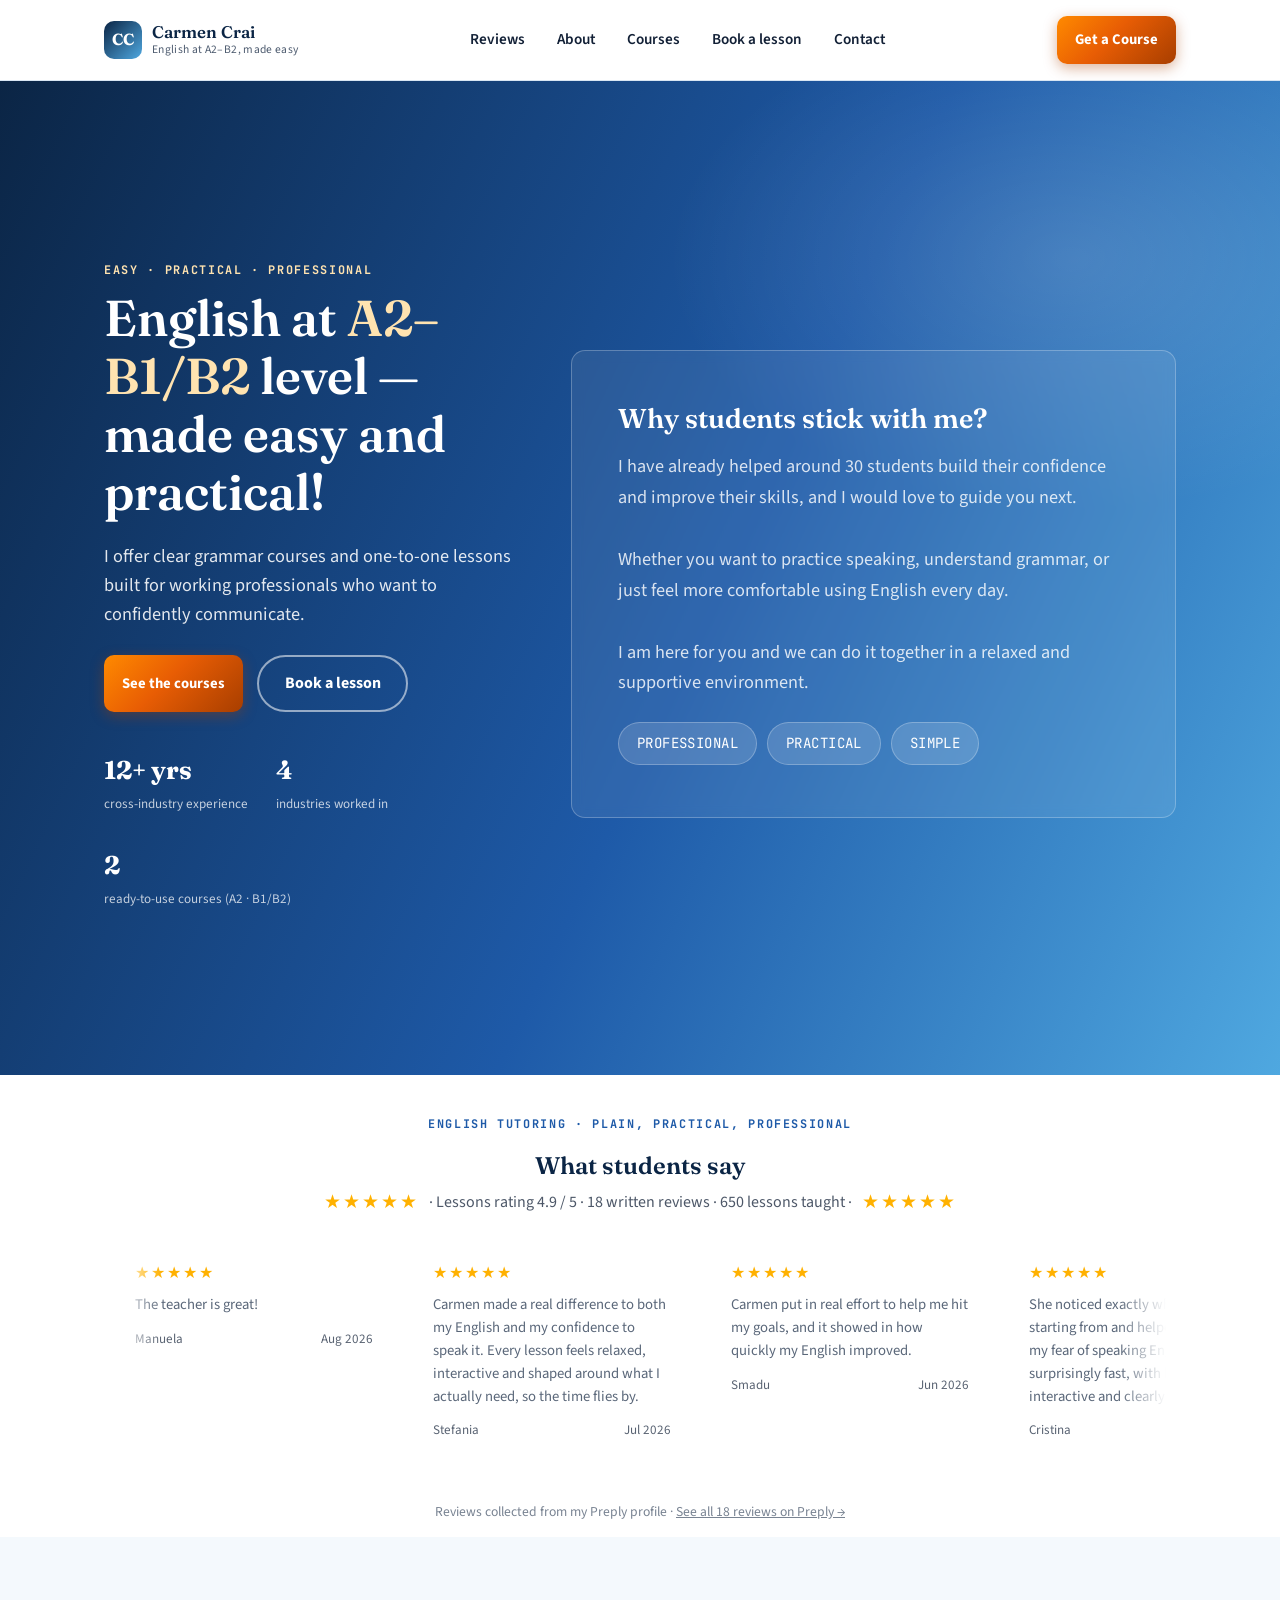
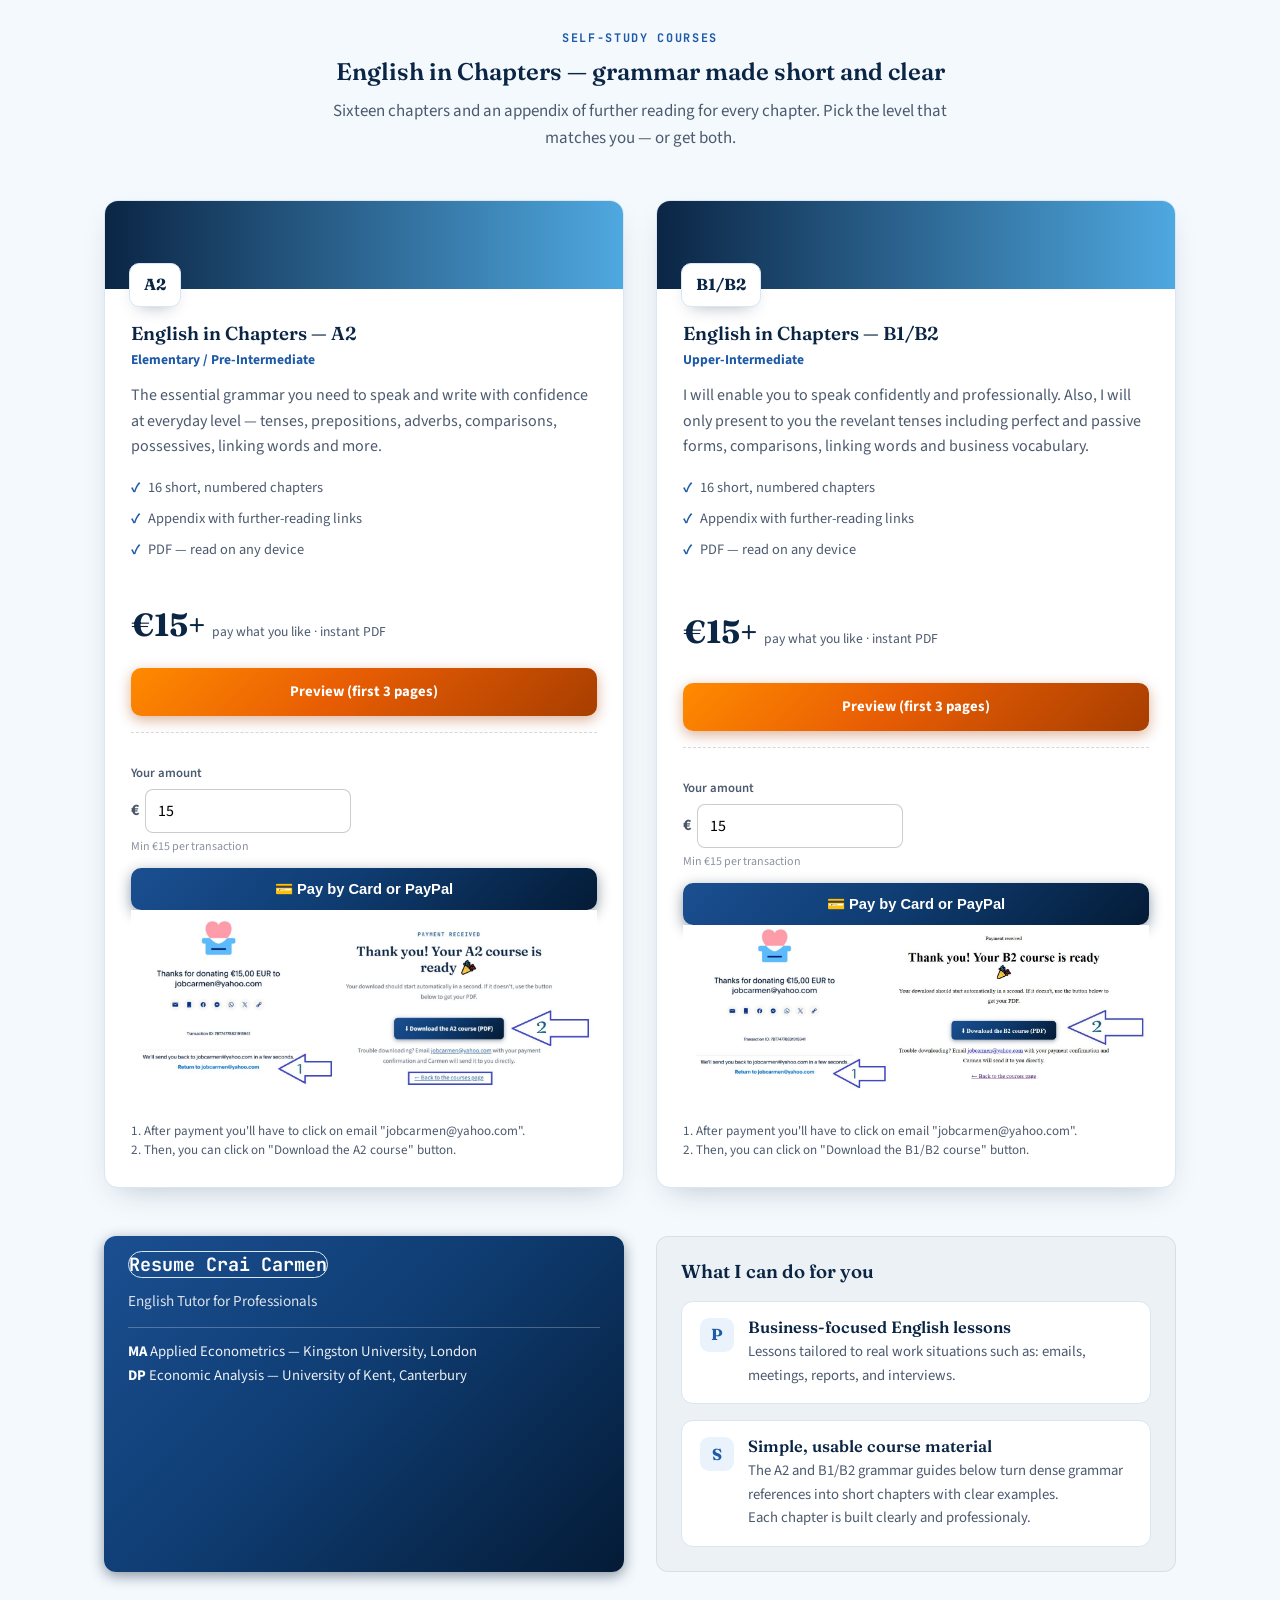
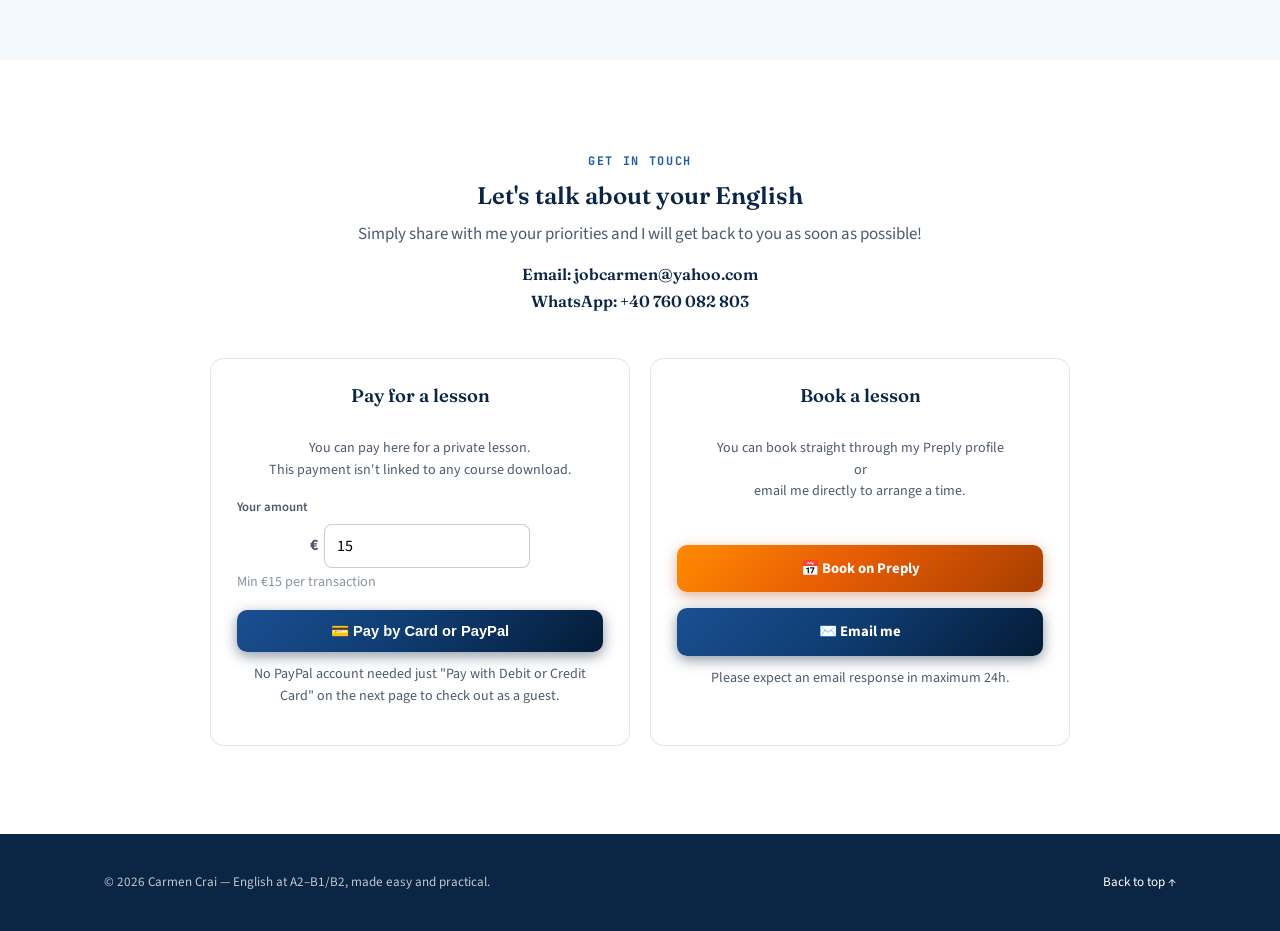
<file: index.html>
<!DOCTYPE html>
<html lang="en">
<head>
<meta charset="UTF-8">
<meta name="viewport" content="width=device-width, initial-scale=1.0">
<meta name="google-site-verification" content="6wgOTb-5uFZ32h1fDfloWQHhLAukLk8QgPHK5894xkw"/>
<title>English at A2–B1/B2 Level — Made Easy and Practical! | Carmen Crai</title>
<meta name="description" content="Clear, practical English grammar courses (A2 & B2) and 1-on-1 tutoring for working professionals, by Carmen Crai.">
<link rel="icon" href="assets/img/favicon.png">
<link rel="preconnect" href="https://fonts.googleapis.com">
<link href="https://fonts.googleapis.com/css2?family=Fraunces:wght@500;600;700&family=Source+Sans+3:wght@400;600;700&family=JetBrains+Mono:wght@500;700&display=swap" rel="stylesheet">
<link rel="stylesheet" href="assets/css/style.css">
<style>
  /* ---- Added: enlarged "why students stick" card ---- */
  .hero-card.hero-card--big{
    padding:52px 46px;
    max-width:660px;
    width:100%;
  }
  .hero-card.hero-card--big h3{ font-size:1.7rem; margin-bottom:.6em; }
  .hero-card.hero-card--big p{ font-size:1.14rem; line-height:1.7; }
  .hero-card.hero-card--big .hero-chip-row{
    margin-top:24px; gap:10px; flex-wrap:wrap;
  }
  .hero-card.hero-card--big .chip{
    font-size:.88rem; padding:9px 18px;
    white-space:nowrap; flex:0 0 auto;
  }
  @media (min-width:900px){
    .hero-inner{ grid-template-columns:0.9fr 1.3fr; }
  }
  @media (max-width:480px){
    .hero-card.hero-card--big{ padding:32px 24px; max-width:100%; }
    .hero-card.hero-card--big .chip{ font-size:.78rem; padding:7px 12px; letter-spacing:.02em; }
  }

  /* ---- Added: reviews (Preply) ---- */
  .reviews-wrap{ max-width:1100px; margin:36px auto 0; padding:0 24px; }
  .reviews-head{ text-align:center; margin-bottom:22px; }
  .reviews-score{ display:flex; align-items:center; justify-content:center; gap:10px; flex-wrap:wrap; margin-bottom:6px; }
  .reviews-score .stars{ color:#FFB100; font-size:1.2rem; letter-spacing:2px; }
  .reviews-score strong{ font-size:1.3rem; }
  /* Auto-scrolling reviews marquee */
  .reviews-marquee{
    margin-top:22px; overflow:hidden; position:relative;
    -webkit-mask-image:linear-gradient(90deg,transparent 0,#000 48px,#000 calc(100% - 48px),transparent 100%);
    mask-image:linear-gradient(90deg,transparent 0,#000 48px,#000 calc(100% - 48px),transparent 100%);
  }
  .reviews-track{
    display:flex; gap:18px; width:max-content;
    animation:reviews-scroll 42s linear infinite;
  }
  .reviews-marquee:hover .reviews-track{ animation-play-state:paused; }
  @keyframes reviews-scroll{
    from{ transform:translateX(0); }
    to{ transform:translateX(-50%); }
  }
  .review-card{
    background:rgba(255,255,255,.06); border:1px solid rgba(255,255,255,.14); border-radius:14px;
    padding:20px 20px 18px; flex:0 0 auto; width:280px;
  }
  .review-card .review-stars{ color:#FFB100; letter-spacing:2px; margin-bottom:8px; display:block; }
  .review-card p{ font-size:.92rem; line-height:1.55; margin:0 0 12px; opacity:.92; }
  .review-card .review-who{ font-size:.82rem; opacity:.7; display:flex; justify-content:space-between; }
  .reviews-source{ text-align:center; margin-top:18px; font-size:.85rem; opacity:.75; }
  .reviews-source a{ color:inherit; text-decoration:underline; }
  @media (prefers-reduced-motion: reduce){
    .reviews-track{ animation:none; }
  }

  /* ---- Added: one shared deep-orange gradient for every primary button ---- */
  .btn-gradient-orange,
  .btn-gold,
  .nav-cta.btn-primary{
    display:inline-flex; align-items:center; justify-content:center; gap:8px;
    background:linear-gradient(135deg,#FF8A00 0%,#E85D04 45%,#A83E00 100%) !important;
    color:#fff !important; font-weight:700; border:none; border-radius:10px;
    padding:12px 18px; text-decoration:none; font-size:.92rem;
    box-shadow:0 4px 14px rgba(168,62,0,.4); transition:transform .15s ease, box-shadow .15s ease;
  }
  .btn-gradient-orange:hover,
  .btn-gold:hover,
  .nav-cta.btn-primary:hover{
    transform:translateY(-2px); box-shadow:0 8px 22px rgba(168,62,0,.55);
  }
  .course-actions{ display:flex; flex-wrap:wrap; gap:10px; align-items:stretch; }
  .course-actions form{ margin:0; flex:1 1 200px; display:flex; }
  .course-actions a.btn-gradient-orange{ flex:1 1 200px; }
  .course-actions form .btn-gradient-orange{ flex:1; width:100%; }

  /* ---- Added: align "Preview" buttons (and everything below) at the
     same height across course cards, regardless of description length ---- */
  .course-grid{ align-items:stretch; }
  .course-card{ display:flex; flex-direction:column; }
  .course-body{ display:flex; flex-direction:column; flex:1 1 auto; }
  .course-price{ margin-top:auto; padding-top:16px; }

  /* ---- Added: blue gradient container around the résumé link ---- */
  .resume-badge{
    display:inline-block;
    background:linear-gradient(135deg,#1B4F91 0%,#0F3D73 45%,#041B36 100%);
    border-radius:12px; padding:18px 24px;
    box-shadow:0 4px 14px rgba(4,27,54,.45);
  }
  .resume-badge a.badge{
    color:#fff !important; font-weight:700; font-size:1.15rem;
    text-decoration:none; background:none !important; padding:0 !important;
  }
  .resume-badge a.badge:hover{ text-decoration:underline; }
  .resume-badge .role{
    color:rgba(255,255,255,.85); margin-top:4px; font-size:.95rem;
  }
  .resume-badge-list{
    list-style:none; margin:14px 0 0; padding:12px 0 0;
    border-top:1px solid rgba(255,255,255,.25);
  }
  .resume-badge-list li{
    color:rgba(255,255,255,.92); font-size:.92rem; line-height:1.6;
  }
  .resume-badge-list li b{ color:#fff; }

  /* ---- Added: side-by-side "Resume" and "What I can do for you" row ---- */
  .about-grid{
    display:grid; grid-template-columns:1fr; gap:32px;
    margin-top:48px; align-items:stretch;
  }
  @media (min-width:800px){
    .about-grid{ grid-template-columns:1fr 1fr; }
  }
  .about-grid > *{ display:flex; flex-direction:column; height:100%; box-sizing:border-box; }
  .resume-badge{ justify-content:flex-start; }
  .capability-card{
    background:rgba(0,0,0,.03); border:1px solid rgba(0,0,0,.08);
    border-radius:12px; padding:24px;
  }
  .donate-block{ margin-top:16px; padding-top:16px; border-top:1px dashed rgba(0,0,0,.15); }
  .donate-msg{ font-size:.82rem; color:var(--ink-soft); margin-bottom:0; line-height:1.5; }

  /* ---- Added: darker blue gradient for the PayPal/Card donation buttons ---- */
  .btn-blue-gradient{
    display:inline-flex; align-items:center; justify-content:center; gap:8px;
    background:linear-gradient(135deg,#1B4F91 0%,#0F3D73 45%,#041B36 100%) !important;
    color:#fff !important; font-weight:700; border:none; border-radius:10px;
    padding:12px 18px; text-decoration:none; font-size:.92rem; width:100%;
    box-shadow:0 4px 14px rgba(4,27,54,.45); transition:transform .15s ease, box-shadow .15s ease;
    cursor:pointer;
  }
  .btn-blue-gradient:hover{
    transform:translateY(-2px); box-shadow:0 8px 22px rgba(4,27,54,.6);
  }

  /* ---- Added: editable donation amount control (min €15, no maximum) ---- */
  .amount-field{ margin:14px 0 12px; }
  .amount-label{ display:block; font-size:.8rem; font-weight:600; color:var(--ink-soft); margin-bottom:6px; }
  .amount-row{ display:flex; align-items:center; gap:6px; max-width:220px; }
  .amount-row .amount-currency{ font-weight:700; font-size:1rem; opacity:.75; }
  .amount-input{
    flex:1; padding:10px 12px; border-radius:8px; border:1px solid rgba(0,0,0,.2);
    font-size:1rem; font-family:inherit; width:100%;
  }
  .amount-hint{ font-size:.75rem; opacity:.65; margin-top:4px; }

  /* ---- Added: contact-page "support / pay" + "booking" cards, side by side ---- */
  .cards-row{
    display:flex; flex-wrap:wrap; gap:20px; justify-content:center;
    margin:34px auto 0; max-width:900px;
  }
  .pay-card{
    flex:1 1 380px; max-width:420px; margin:0; padding:26px 26px 22px;
    background:rgba(255,255,255,.06); border:1px solid rgba(0,0,0,.1);
    border-radius:14px; text-align:center;
  }
  .pay-card h3{ margin:0 0 6px; font-size:1.15rem; }
  .pay-card p{ font-size:.88rem; color:var(--ink-soft); margin:0 0 16px; line-height:1.55; }
  .pay-card .amount-row{ margin:0 auto 4px; }
  .pay-card .amount-field{ text-align:left; }
  .pay-card a.btn-blue-gradient{ text-decoration:none; }
</style>
</head>
<body>

<header class="site-nav">
  <div class="nav-inner">
    <a href="#top" class="brand">
      <span class="brand-mark">CC</span>
      <span class="brand-text">Carmen Crai<small>English at A2–B2, made easy</small></span>
    </a>
    <button class="nav-toggle" id="navToggle" aria-label="Menu">☰</button>
    <nav class="links" id="navLinks">
      <a href="#reviews">Reviews</a>
      <a href="#about">About</a>
      <a href="#courses">Courses</a>
      <a href="#booking">Book a lesson</a>
      <a href="#contact">Contact</a>
    </nav>
    <a href="#courses" class="btn btn-primary nav-cta">Get a Course</a>
  </div>
</header>

<section class="hero" id="top">
  <div class="hero-inner">
    <div>
      <span class="eyebrow" style="color:#FFE3B0;">Easy · practical · professional</span>
      <h1>English at <em>A2–B1/B2</em> level — made easy and practical!</h1>
      <p class="lead">I offer clear grammar courses and one-to-one lessons built for working professionals who want to confidently communicate.</p>
      <div class="hero-cta">
        <a href="#courses" class="btn btn-gold">See the courses</a>
        <a href="#booking" class="btn btn-ghost">Book a lesson</a>
      </div>
      <div class="hero-stats">
        <div><strong>12+ yrs</strong><span>cross-industry experience</span></div>
        <div><strong>4</strong><span>industries worked in</span></div>
        <div><strong>2</strong><span>ready-to-use courses (A2 · B1/B2)</span></div>
      </div>
    </div>
    <div class="hero-card hero-card--big">
      <h3>Why students stick with me?</h3>
      <p>I have already helped around 30 students build their confidence and improve their skills, and I would love to guide you next. <br><br>Whether you want to practice speaking, understand grammar, or just feel more comfortable using English every day. <br><br>I am here for you and we can do it together in a relaxed and supportive environment.</p>
      <div class="hero-chip-row">
        <span class="chip">PROFESSIONAL</span>
        <span class="chip">PRACTICAL</span>
        <span class="chip">SIMPLE</span>
      </div>
    </div>
  </div>
</section>


<section class="reviews-wrap" id="reviews">
  <div class="reviews-head">
    <span class="eyebrow">English tutoring · plain, practical, professional</span>
    <h2 style="margin:.3em 0;">What students say</h2>
    <div class="reviews-score">
      <span class="stars">★★★★★</span>
      <!-- <p>Lessons rating 4.9 / 5</p> -->
      <span style="opacity:.75;">· Lessons rating 4.9 / 5 · 18 written reviews · 650 lessons taught ·</span>
      <span class="stars">★★★★★</span>
    </div>
  </div>
  <div class="reviews-marquee">
    <div class="reviews-track">
            <div class="review-card">
        <span class="review-stars">★★★★★</span>
        <p>The teacher is great!</p>
        <div class="review-who"><span>Manuela</span><span>Aug 2026</span></div>
      </div>
      <div class="review-card">
        <span class="review-stars">★★★★★</span>
        <p>Carmen made a real difference to both my English and my confidence to speak it. Every lesson feels relaxed, interactive and shaped around what I actually need, so the time flies by.</p>
        <div class="review-who"><span>Stefania</span><span>Jul 2026</span></div>
      </div>
      <div class="review-card">
        <span class="review-stars">★★★★★</span>
        <p>Carmen put in real effort to help me hit my goals, and it showed in how quickly my English improved.</p>
        <div class="review-who"><span>Smadu</span><span>Jun 2026</span></div>
      </div>
      <div class="review-card">
        <span class="review-stars">★★★★★</span>
        <p>She noticed exactly where I was starting from and helped me get past my fear of speaking English surprisingly fast, with lessons that are interactive and clearly planned out.</p>
        <div class="review-who"><span>Cristina</span><span>Jun 2026</span></div>
      </div>
      <div class="review-card">
        <span class="review-stars">★★★★★</span>
        <p>Carmen adapts quickly to what each student needs and always makes the lesson feel comfortable.</p>
        <div class="review-who"><span>Edith</span><span>Apr 2026</span></div>
      </div>
      <div class="review-card">
        <span class="review-stars">★★★★★</span>
        <p>I picked up more in one month with Carmen than in twelve years of school English. The lessons are well structured and genuinely adaptable.</p>
        <div class="review-who"><span>Alexandru</span><span>Apr 2026</span></div>
      </div>
      <div class="review-card">
        <span class="review-stars">★★★★★</span>
        <p>Her confidence that I'd improve quickly was contagious — after a few months focused on finance and business English, writing emails and joining conversations both feel effortless now.</p>
        <div class="review-who"><span>Marta</span><span>Mar 2026</span></div>
      </div>
      <!-- duplicated set for a seamless scrolling loop (aria-hidden so screen readers don't hear it twice) -->
      <div class="review-card" aria-hidden="true">
        <span class="review-stars">★★★★★</span>
        <p>Carmen made a real difference to both my English and my confidence to speak it. Every lesson feels relaxed, interactive and shaped around what I actually need, so the time flies by.</p>
        <div class="review-who"><span>Stefania</span><span>Jul 2026</span></div>
      </div>
      <div class="review-card" aria-hidden="true">
        <span class="review-stars">★★★★★</span>
        <p>Carmen put in real effort to help me hit my goals, and it showed in how quickly my English improved.</p>
        <div class="review-who"><span>Smadu</span><span>Jun 2026</span></div>
      </div>
      <div class="review-card" aria-hidden="true">
        <span class="review-stars">★★★★★</span>
        <p>She noticed exactly where I was starting from and helped me get past my fear of speaking English surprisingly fast, with lessons that are interactive and clearly planned out.</p>
        <div class="review-who"><span>Cristina</span><span>Jun 2026</span></div>
      </div>
      <div class="review-card" aria-hidden="true">
        <span class="review-stars">★★★★★</span>
        <p>Carmen adapts quickly to what each student needs and always makes the lesson feel comfortable.</p>
        <div class="review-who"><span>Edith</span><span>Apr 2026</span></div>
      </div>
      <div class="review-card" aria-hidden="true">
        <span class="review-stars">★★★★★</span>
        <p>I picked up more in one month with Carmen than in twelve years of school English. The lessons are well structured and genuinely adaptable.</p>
        <div class="review-who"><span>Alexandru</span><span>Apr 2026</span></div>
      </div>
      <div class="review-card" aria-hidden="true">
        <span class="review-stars">★★★★★</span>
        <p>Her confidence that I'd improve quickly was contagious — after a few months focused on finance and business English, writing emails and joining conversations both feel effortless now.</p>
        <div class="review-who"><span>Marta</span><span>Mar 2026</span></div>
      </div>
    </div>
  </div>
  <p class="reviews-source">Reviews collected from my Preply profile · <a href="https://preply.com/en/tutor/5963700" target="_blank" rel="noopener">See all 18 reviews on Preply →</a></p>
</section>

<section class="tint" id="courses">
  <div class="wrap">
    <div class="section-head">
      <span class="eyebrow">Self-study courses</span>
      <h2>English in Chapters — grammar made short and clear</h2>
      <p>Sixteen chapters and an appendix of further reading for every chapter. Pick the level that matches you — or get both.</p>
    </div>

    <div class="course-grid">
      <!-- A2 course -->
      <div class="course-card">
        <div class="course-band"><div class="course-level">A2</div></div>
        <div class="course-body">
          <h3>English in Chapters — A2</h3>
          <div class="sub">Elementary / Pre-Intermediate</div>
          <p>The essential grammar you need to speak and write with confidence at everyday level — tenses, prepositions, adverbs, comparisons, possessives, linking words and more.</p>
          <ul class="course-feats">
            <li>16 short, numbered chapters</li>
            <li>Appendix with further-reading links</li>
            <li>PDF — read on any device</li>
          </ul>
          <div class="course-price"><strong>€15+</strong><span>pay what you like · instant PDF</span></div>
          <div class="course-actions">
            <a class="btn-gradient-orange" href="courses/Preview_A2.pdf" target="_blank" rel="noopener">Preview (first 3 pages)</a>
          </div>
          <div class="donate-block">
            <div class="amount-field">
              <label class="amount-label" for="amountA2">Your amount</label>
              <div class="amount-row">
                <span class="amount-currency">€</span>
                <input type="number" id="amountA2" class="amount-input" min="15" step="0.01" value="15">
              </div>
              <p class="amount-hint">Min €15 per transaction</p>
            </div>
            <form action="https://www.paypal.com/cgi-bin/webscr" method="post" target="_blank" onsubmit="return preparePayment('amountA2','payAmountA2', this)">
              <input type="hidden" name="cmd" value="_donations">
              <input type="hidden" name="business" value="jobcarmen@yahoo.com">
              <input type="hidden" name="item_name" value="Donation for English in Chapters — A2 course (min €15)">
              <input type="hidden" name="amount" id="payAmountA2" value="15.00">
              <input type="hidden" name="currency_code" value="EUR">
              <input type="hidden" name="no_shipping" value="1">
              <input type="hidden" name="no_note" value="1">
              <input type="hidden" name="landing_page" value="Billing">
              <input type="hidden" name="rm" value="2">
              <input type="hidden" name="return" value="https://craicarmen.github.io/English_Teacher/thank-you-a2.html">
              <input type="hidden" name="cancel_return" value="https://craicarmen.github.io/English_Teacher/index.html#courses">
              <button type="submit" class="btn-blue-gradient">💳 Pay by Card or PayPal</button>
             <img src="Steps.JPG"  width="500" alt="Two steps to download the document, otherwise email me and I will send it to you. Thank you">
            </form>
            </form><br>
            <p class="donate-msg">1. After payment you'll have to click on email "jobcarmen@yahoo.com". <br>2. Then, you can click on "Download the A2 course" button.</p>
          </div>
        </div>
      </div>

            <!-- B2 course -->
      <div class="course-card">
        <div class="course-band"><div class="course-level">B1/B2</div></div>
        <div class="course-body">
          <h3>English in Chapters — B1/B2</h3>
          <div class="sub">Upper-Intermediate</div>
          <p>I will enable you to speak confidently and professionally. Also, I will only present to you the revelant tenses including perfect and passive forms, comparisons, linking words and business vocabulary.</p>
          <ul class="course-feats">
            <li>16 short, numbered chapters</li>
            <li>Appendix with further-reading links</li>
            <li>PDF — read on any device</li>
          </ul>
          <div class="course-price"><strong>€15+</strong><span>pay what you like · instant PDF</span></div>
          <div class="course-actions">
            <a class="btn-gradient-orange" href="courses/Preview_B2.pdf" target="_blank" rel="noopener">Preview (first 3 pages)</a>
          </div>
          <div class="donate-block">
            <div class="amount-field">
              <label class="amount-label" for="amountB2">Your amount</label>
              <div class="amount-row">
                <span class="amount-currency">€</span>
                <input type="number" id="amountB2" class="amount-input" min="15" step="0.01" value="15">
              </div>
              <p class="amount-hint">Min €15 per transaction</p>
            </div>
            <form action="https://www.paypal.com/cgi-bin/webscr" method="post" target="_blank" onsubmit="return preparePayment('amountB2','payAmountB2', this)">
              <input type="hidden" name="cmd" value="_donations">
              <input type="hidden" name="business" value="jobcarmen@yahoo.com">
              <input type="hidden" name="item_name" value="Donation for English in Chapters — B1/B2 course (min €15)">
              <input type="hidden" name="amount" id="payAmountB2" value="15.00">
              <input type="hidden" name="currency_code" value="EUR">
              <input type="hidden" name="no_shipping" value="1">
              <input type="hidden" name="no_note" value="1">
              <input type="hidden" name="landing_page" value="Billing">
              <input type="hidden" name="rm" value="2">
              <input type="hidden" name="return" value="https://craicarmen.github.io/English_Teacher/thank-you-b2.html">
              <input type="hidden" name="cancel_return" value="https://craicarmen.github.io/English_Teacher/index.html#courses">
              <button type="submit" class="btn-blue-gradient">💳 Pay by Card or PayPal</button>
             <img src="Steps1.JPG"  width="500" alt="Two steps to download the document, otherwise email me and I will send it to you. Thank you">
            </form>
            </form><br>
            <p class="donate-msg">1. After payment you'll have to click on email "jobcarmen@yahoo.com".<br> 2. Then, you can click on "Download the B1/B2 course" button.</p>
          </div>
        </div>
      </div>
    </div>

    <div class="about-grid">
      <div id="about" class="resume-badge">
        <h3><a class="badge" href="https://craicarmen.github.io/Cv_Crai_Carmen/" >Resume Crai Carmen</a></h3>
        <div class="role">English Tutor for Professionals</div>
        <ul class="resume-badge-list">
          <li><b>MA</b>&nbsp;Applied Econometrics — Kingston University, London</li>
          <li><b>DP</b>&nbsp;Economic Analysis — University of Kent, Canterbury</li>
        </ul>
      </div>

      <div class="capability-card">
        <h3 style="margin-bottom:1em;">What I can do for you</h3>
        <ul class="capability-list">
          <li>
            <span class="cap-mark">P</span>
            <div>
              <h4>Business-focused English lessons</h4>
              <p>Lessons tailored to real work situations such as: emails, meetings, reports, and interviews.</p>
            </div>
          </li>
          <li>
            <span class="cap-mark">S</span>
            <div>
              <h4>Simple, usable course material</h4>
              <p>The A2 and B1/B2 grammar guides below turn dense grammar references into short chapters with clear examples. <br> Each chapter is built clearly and professionaly.</p>
            </div>
          </li>
        </ul>
      </div>
    </div>
  </div>
</section>

<section id="contact">
  <div class="wrap">
    <div class="section-head">
      <span class="eyebrow">Get in touch</span>
      <h2>Let's talk about your English</h2>
      <p>Simply share with me your priorities and I will get back to you as soon as possible!</p>
            <!-- <span class="contact-icon">✉️</span> -->
        <h4>Email: jobcarmen@yahoo.com</h4>
        <!-- <span class="contact-icon">💬</span> -->
        <h4>WhatsApp: +40 760 082 803</h4>
     </div>
    <!-- <div class="contact-grid">
      <a class="contact-card" href="mailto:jobcarmen@yahoo.com">
        <span class="contact-icon">✉️</span>
        <div><h4>Email</h4><p>jobcarmen@yahoo.com</p></div>
      </a>
      <a class="contact-card" href="tel:+201505608424">
        <span class="contact-icon">☎️</span>
        <div><h4>Call</h4><p>+20 150 560 8424</p></div>
      </a>-->
        <!-- <a class="contact-card" href="https://wa.me/40760082803" target="_blank" rel="noopener">
        <span class="contact-icon">💬</span>
        <div><h4>WhatsApp</h4><p>+40 760 082 803</p></div>
      </a> 
      </div>  -->
      <!-- <a class="contact-card" href="https://www.linkedin.com/in/carmen-crai-49197531a/" target="_blank" rel="noopener">
        <span class="contact-icon">in</span>
        <div><h4>LinkedIn</h4><p>Carmen Crai</p></div>
      </a>
    </div>

    <div class="badge-row">
      <span class="badge">Full CV →</span>
      <a class="badge" href="https://craicarmen.github.io/Cv_Crai_Carmen/" >Cv_Crai_Carmen</a>
    </div> -->

    <!-- Standalone payment (not tied to a course download) + booking, side by side -->
    <div class="cards-row">
      <div class="pay-card">
        <h3>Pay for a lesson</h3><br>
        <p>You can pay here for a private lesson. <br>This payment isn't linked to any course download.</p>
        <div class="amount-field">
          <label class="amount-label" for="amountContact">Your amount</label>
          <div class="amount-row">
            <span class="amount-currency">€</span>
            <input type="number" id="amountContact" class="amount-input" min="15" step="0.01" value="15">
          </div>
          <p class="amount-hint">Min €15 per transaction</p>
        </div>
        <form action="https://www.paypal.com/cgi-bin/webscr" method="post" target="_blank" onsubmit="return preparePayment('amountContact','payAmountContact', this)">
          <input type="hidden" name="cmd" value="_donations">
          <input type="hidden" name="business" value="jobcarmen@yahoo.com">
          <input type="hidden" name="item_name" value="Payment to Carmen Crai (lessons / support)">
          <input type="hidden" name="amount" id="payAmountContact" value="15.00">
          <input type="hidden" name="currency_code" value="EUR">
          <input type="hidden" name="no_shipping" value="1">
          <input type="hidden" name="no_note" value="1">
          <input type="hidden" name="landing_page" value="Billing">
          <button type="submit" class="btn-blue-gradient">💳 Pay by Card or PayPal</button>
        </form>
        <p class="donate-msg" style="margin-top:12px;">No PayPal account needed just "Pay with Debit or Credit Card" on the next page to check out as a guest.</p>
      </div>

      <div class="pay-card" id="booking">
        <h3>Book a lesson</h3><br>
        <p>You can book straight through my Preply profile<br> or <br>email me directly to arrange a time.</p><br>
        <a class="btn-gradient-orange" href="https://preply.com/en/tutor/5963700" target="_blank" rel="noopener" style="width:100%;">📅 Book on Preply</a>
       <br> <a class="btn-blue-gradient" href="mailto:jobcarmen@yahoo.com?subject=Lesson%20booking%20request" style="width:100%; margin-top:16px;">✉️ Email me</a>
        <br><p class="donate-msg" style="margin-top:12px;">Please expect an email response in maximum 24h.</p>
      </div>
    </div>
  </div>
</section>

<footer>
  <div class="wrap">
    <small>© <span id="year"></span> Carmen Crai — English at A2–B1/B2, made easy and practical.</small>
    <small><a href="#top">Back to top ↑</a></small>
  </div>
</footer>

<script>
  document.getElementById('year').textContent = new Date().getFullYear();
  document.getElementById('navToggle').addEventListener('click', function(){
    document.getElementById('navLinks').classList.toggle('open');
  });

  // Validate the editable donation amount (min €15) and sync it
  // into the hidden PayPal "amount" field right before the form submits.
  function preparePayment(inputId, hiddenId, formEl){
    var input = document.getElementById(inputId);
    var hidden = document.getElementById(hiddenId);
    var value = parseFloat(input.value);

    if (isNaN(value) || value < 15) {
      alert('Please enter an amount of at least €15.');
      input.focus();
      return false;
    }
    hidden.value = value.toFixed(2);
    return true;
  }
</script>
</body>
</html>
</file>
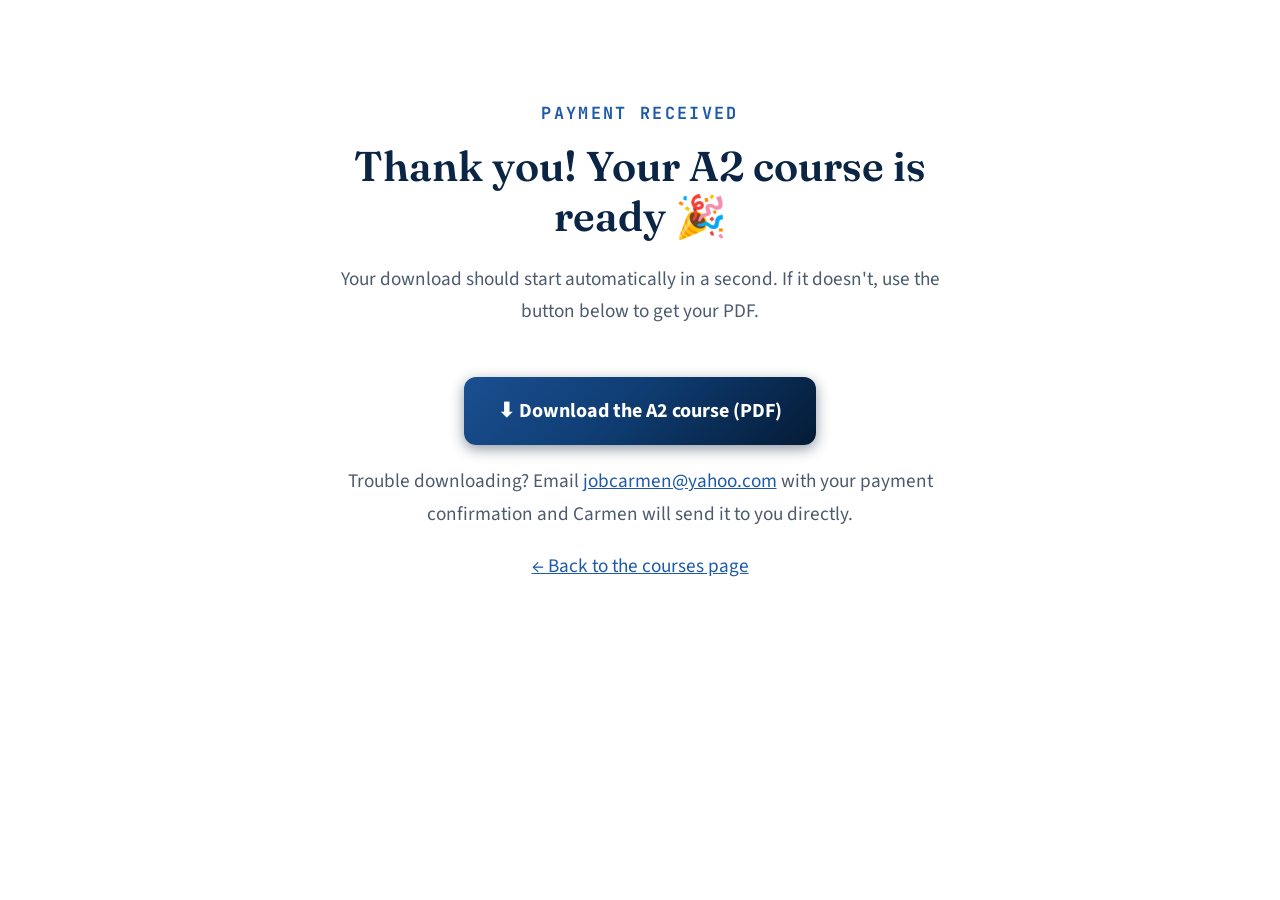
<file: thank-you-a2.html>
<!DOCTYPE html>
<html lang="en">
<head>
<meta charset="UTF-8">
<meta name="viewport" content="width=device-width, initial-scale=1.0">
<title>Thank you! Your A2 course download | Carmen Crai</title>
<meta name="robots" content="noindex">
<link rel="icon" href="assets/img/favicon.png">
<link rel="preconnect" href="https://fonts.googleapis.com">
<link href="https://fonts.googleapis.com/css2?family=Fraunces:wght@500;600;700&family=Source+Sans+3:wght@400;600;700&family=JetBrains+Mono:wght@500;700&display=swap" rel="stylesheet">
<link rel="stylesheet" href="assets/css/style.css">
<style>
  .thankyou-wrap{ max-width:700px; margin:0 auto; padding:100px 24px 80px; text-align:center; }
  .thankyou-wrap .eyebrow{ font-size:1.05rem; }
  .thankyou-wrap h1{ margin-bottom:.5em; font-size:2.6rem; line-height:1.2; }
  .thankyou-wrap p{ color:var(--ink-soft); line-height:1.7; font-size:1.2rem; }
  .btn-blue-gradient{
    display:inline-flex; align-items:center; justify-content:center; gap:8px;
    background:linear-gradient(135deg,#1B4F91 0%,#0F3D73 45%,#041B36 100%) !important;
    color:#fff !important; font-weight:700; border:none; border-radius:12px;
    padding:18px 34px; text-decoration:none; font-size:1.25rem;
    box-shadow:0 4px 14px rgba(4,27,54,.45); margin-top:30px;
  }
  .thankyou-note{ font-size:1.02rem; margin-top:20px; }
  @media (max-width:480px){
    .thankyou-wrap h1{ font-size:2rem; }
    .thankyou-wrap p{ font-size:1.05rem; }
  }
</style>
</head>
<body>

<section class="thankyou-wrap">
  <span class="eyebrow">Payment received</span>
  <h1>Thank you! Your A2 course is ready 🎉</h1>
  <p>Your download should start automatically in a second. If it doesn't, use the button below to get your PDF.</p>
  <a id="downloadLink" class="btn-blue-gradient" href="https://raw.githubusercontent.com/CraiCarmen/English_Teacher/main/courses/English_Course_A2.pdf" download="English_Course_A2.pdf" target="_blank" rel="noopener">⬇ Download the A2 course (PDF)</a>
  <p class="thankyou-note">Trouble downloading? Email <a href="mailto:jobcarmen@yahoo.com">jobcarmen@yahoo.com</a> with your payment confirmation and Carmen will send it to you directly.</p>
  <p class="thankyou-note"><a href="index.html#courses">← Back to the courses page</a></p>
</section>

<script>
  // Auto-trigger the download once the page loads.
  window.addEventListener('load', function () {
    setTimeout(function () {
      document.getElementById('downloadLink').click();
    }, 400);
  });
</script>
</body>
</html>
</file>
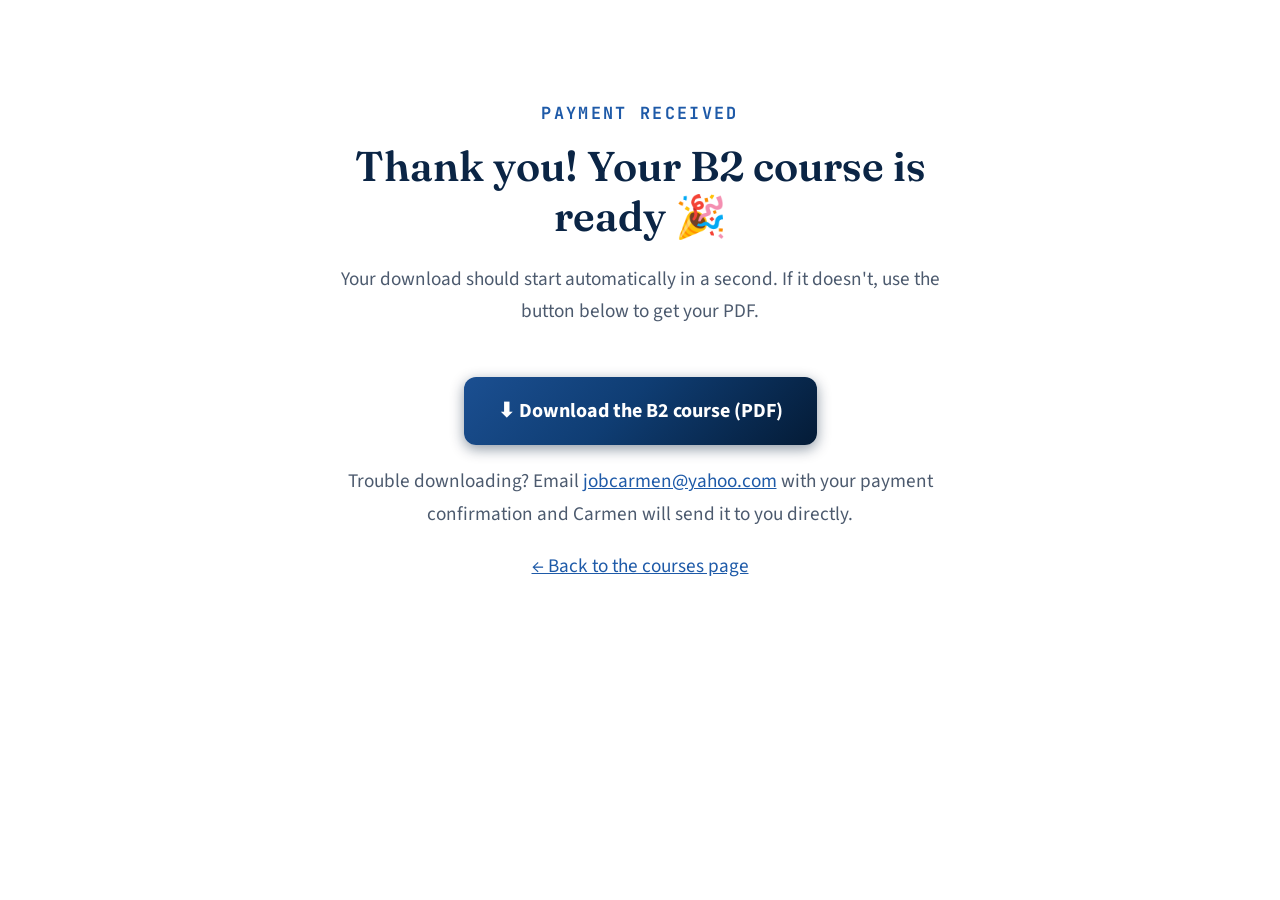
<file: thank-you-b2.html>
<!DOCTYPE html>
<html lang="en">
<head>
<meta charset="UTF-8">
<meta name="viewport" content="width=device-width, initial-scale=1.0">
<title>Thank you! Your B2 course download | Carmen Crai</title>
<meta name="robots" content="noindex">
<link rel="icon" href="assets/img/favicon.png">
<link rel="preconnect" href="https://fonts.googleapis.com">
<link href="https://fonts.googleapis.com/css2?family=Fraunces:wght@500;600;700&family=Source+Sans+3:wght@400;600;700&family=JetBrains+Mono:wght@500;700&display=swap" rel="stylesheet">
<link rel="stylesheet" href="assets/css/style.css">
<style>
  .thankyou-wrap{ max-width:700px; margin:0 auto; padding:100px 24px 80px; text-align:center; }
  .thankyou-wrap .eyebrow{ font-size:1.05rem; }
  .thankyou-wrap h1{ margin-bottom:.5em; font-size:2.6rem; line-height:1.2; }
  .thankyou-wrap p{ color:var(--ink-soft); line-height:1.7; font-size:1.2rem; }
  .btn-blue-gradient{
    display:inline-flex; align-items:center; justify-content:center; gap:8px;
    background:linear-gradient(135deg,#1B4F91 0%,#0F3D73 45%,#041B36 100%) !important;
    color:#fff !important; font-weight:700; border:none; border-radius:12px;
    padding:18px 34px; text-decoration:none; font-size:1.25rem;
    box-shadow:0 4px 14px rgba(4,27,54,.45); margin-top:30px;
  }
  .thankyou-note{ font-size:1.02rem; margin-top:20px; }
  @media (max-width:480px){
    .thankyou-wrap h1{ font-size:2rem; }
    .thankyou-wrap p{ font-size:1.05rem; }
  }
</style>
</head>
<body>

<section class="thankyou-wrap">
  <span class="eyebrow">Payment received</span>
  <h1>Thank you! Your B2 course is ready 🎉</h1>
  <p>Your download should start automatically in a second. If it doesn't, use the button below to get your PDF.</p>
  <a id="downloadLink" class="btn-blue-gradient" href="https://raw.githubusercontent.com/CraiCarmen/English_Teacher/main/courses/English_Course_B2.pdf" download="English_Course_B2.pdf" target="_blank" rel="noopener">⬇ Download the B2 course (PDF)</a>
  <p class="thankyou-note">Trouble downloading? Email <a href="mailto:jobcarmen@yahoo.com">jobcarmen@yahoo.com</a> with your payment confirmation and Carmen will send it to you directly.</p>
  <p class="thankyou-note"><a href="index.html#courses">← Back to the courses page</a></p>
</section>

<script>
  // Auto-trigger the download once the page loads.
  window.addEventListener('load', function () {
    setTimeout(function () {
      document.getElementById('downloadLink').click();
    }, 400);
  });
</script>
</body>
</html>
</file>
<file: assets/css/style.css>
/* ===========================================================
   English at A2–B2 Level — site styles
   Palette: navy #0B2545, mid-blue #1E5AA8, sky #4FA8E0,
            light tint #EAF3FB, gold accent #F2A93B (CTA only)
   =========================================================== */

:root{
  --navy:#0B2545;
  --mid:#1E5AA8;
  --sky:#4FA8E0;
  --tint:#EAF3FB;
  --tint2:#F4F9FD;
  --gold:#F2A93B;
  --gold-dark:#D98F1E;
  --ink:#122036;
  --ink-soft:#4C5A6E;
  --line:#D9E6F3;
  --white:#FFFFFF;
  --radius:14px;
  --maxw:1120px;
  --shadow:0 12px 30px -14px rgba(11,37,69,.28);
}

*{box-sizing:border-box;}
html{scroll-behavior:smooth;}
body{
  margin:0;
  font-family:'Source Sans 3', 'Segoe UI', Arial, sans-serif;
  color:var(--ink);
  background:var(--white);
  line-height:1.6;
  -webkit-font-smoothing:antialiased;
}
h1,h2,h3,h4{
  font-family:'Fraunces', Georgia, serif;
  color:var(--navy);
  margin:0 0 .5em;
  line-height:1.15;
  font-weight:600;
}
p{margin:0 0 1em;color:var(--ink-soft);}
a{color:var(--mid);}
img{max-width:100%;display:block;}
.wrap{max-width:var(--maxw);margin:0 auto;padding:0 24px;}
.eyebrow{
  font-family:'JetBrains Mono', 'Courier New', monospace;
  text-transform:uppercase;
  letter-spacing:.14em;
  font-size:.74rem;
  color:var(--mid);
  font-weight:700;
  display:inline-block;
  margin-bottom:.9em;
}
.divider{
  width:64px;height:6px;border-radius:4px;
  background:linear-gradient(90deg,var(--navy),var(--sky));
  margin:.6em 0 1.4em;
}
.divider.center{margin-left:auto;margin-right:auto;}

/* ---------- Buttons ---------- */
.btn{
  display:inline-flex;align-items:center;gap:.5em;
  padding:.85em 1.6em;border-radius:999px;
  font-weight:700;font-size:1rem;text-decoration:none;
  border:2px solid transparent;cursor:pointer;
  transition:transform .15s ease, box-shadow .15s ease, background .15s ease;
  font-family:'Source Sans 3',sans-serif;
}
.btn:hover{transform:translateY(-2px);}
.btn-primary{
  background:linear-gradient(90deg,var(--navy),var(--mid));
  color:var(--white);
  box-shadow:var(--shadow);
}
.btn-primary:hover{box-shadow:0 16px 32px -12px rgba(11,37,69,.45);}
.btn-ghost{
  background:transparent;border-color:rgba(255,255,255,.55);color:var(--white);
}
.btn-ghost:hover{background:rgba(255,255,255,.12);}
.btn-gold{
  background:linear-gradient(90deg,var(--gold-dark),var(--gold));
  color:var(--navy);
  box-shadow:0 12px 26px -12px rgba(217,143,30,.55);
}
.btn-outline{
  background:var(--white);border-color:var(--line);color:var(--mid);
}
.btn-outline:hover{border-color:var(--mid);}
.btn-block{width:100%;justify-content:center;}

/* ---------- Nav ---------- */
header.site-nav{
  position:sticky;top:0;z-index:50;
  background:rgba(255,255,255,.9);
  backdrop-filter:blur(8px);
  border-bottom:1px solid var(--line);
}
.nav-inner{
  display:flex;align-items:center;justify-content:space-between;
  padding:16px 24px;max-width:var(--maxw);margin:0 auto;
}
.brand{display:flex;align-items:center;gap:10px;text-decoration:none;}
.brand-mark{
  width:38px;height:38px;border-radius:10px;
  background:linear-gradient(135deg,var(--navy),var(--sky));
  color:#fff;font-family:'Fraunces',serif;font-weight:700;
  display:flex;align-items:center;justify-content:center;font-size:1rem;
  flex:none;
}
.brand-text{font-family:'Fraunces',serif;font-weight:600;color:var(--navy);font-size:1.05rem;line-height:1.15;}
.brand-text small{display:block;font-family:'Source Sans 3',sans-serif;font-weight:400;color:var(--ink-soft);font-size:.72rem;letter-spacing:.03em;}
nav.links{display:flex;gap:28px;align-items:center;}
nav.links a{
  text-decoration:none;color:var(--ink);font-weight:600;font-size:.95rem;
  padding:6px 2px;border-bottom:2px solid transparent;
}
nav.links a:hover{border-color:var(--sky);color:var(--navy);}
.nav-cta{display:none;}
@media(min-width:760px){.nav-cta{display:inline-flex;}}
.nav-toggle{display:none;background:none;border:none;font-size:1.6rem;color:var(--navy);cursor:pointer;}
@media(max-width:759px){
  nav.links{display:none;}
  .nav-toggle{display:block;}
  nav.links.open{
    display:flex;flex-direction:column;gap:0;position:absolute;top:70px;left:0;right:0;
    background:#fff;border-bottom:1px solid var(--line);padding:8px 24px 18px;
  }
  nav.links.open a{padding:12px 0;border-bottom:1px solid var(--line);}
}

/* ---------- Hero ---------- */
.hero{
  position:relative;color:#fff;overflow:hidden;
  background:linear-gradient(115deg,var(--navy) 0%, var(--mid) 55%, var(--sky) 100%);
}
.hero::after{
  content:"";position:absolute;inset:0;
  background:radial-gradient(680px 420px at 84% 18%, rgba(255,255,255,.14), transparent 60%);
  pointer-events:none;
}
.hero-inner{
  max-width:var(--maxw);margin:0 auto;padding:88px 24px 76px;
  display:grid;grid-template-columns:1.15fr .85fr;gap:48px;align-items:center;
  position:relative;z-index:1;
}
@media(max-width:860px){.hero-inner{grid-template-columns:1fr;padding:56px 24px 48px;}}
.hero h1{color:#fff;font-size:clamp(2.1rem,4.6vw,3.15rem);margin-bottom:.4em;}
.hero h1 em{font-style:normal;color:#FFE3B0;}
.hero p.lead{color:rgba(255,255,255,.88);font-size:1.14rem;max-width:52ch;}
.hero-cta{display:flex;gap:14px;flex-wrap:wrap;margin-top:1.6em;}
.hero-stats{
  display:flex;gap:28px;margin-top:2.4em;flex-wrap:wrap;
}
.hero-stats div{min-width:110px;}
.hero-stats strong{display:block;font-family:'Fraunces',serif;font-size:1.6rem;color:#fff;}
.hero-stats span{font-size:.82rem;color:rgba(255,255,255,.75);}

.hero-card{
  background:rgba(255,255,255,.08);
  border:1px solid rgba(255,255,255,.25);
  border-radius:var(--radius);
  padding:26px 26px 22px;
  backdrop-filter:blur(6px);
}
.hero-card h3{color:#fff;font-size:1.1rem;margin-bottom:.2em;}
.hero-card p{color:rgba(255,255,255,.82);font-size:.92rem;}
.hero-chip-row{display:flex;flex-wrap:wrap;gap:8px;margin-top:14px;}
.chip{
  font-family:'JetBrains Mono',monospace;font-size:.72rem;letter-spacing:.03em;
  background:rgba(255,255,255,.14);color:#fff;padding:6px 10px;border-radius:999px;
  border:1px solid rgba(255,255,255,.25);
}

/* ---------- Sections ---------- */
section{padding:88px 0;}
section.tint{background:var(--tint2);}
.section-head{max-width:660px;margin:0 auto 48px;text-align:center;}
.section-head p{font-size:1.06rem;}
.section-head.left{margin-left:0;text-align:left;}

/* ---------- About ---------- */
.about-grid{
  display:grid;grid-template-columns:.85fr 1.15fr;gap:56px;align-items:flex-start;
}
@media(max-width:860px){.about-grid{grid-template-columns:1fr;}}
.avatar-block{
  background:linear-gradient(160deg,var(--navy),var(--mid));
  border-radius:var(--radius);padding:34px 28px;color:#fff;
  box-shadow:var(--shadow);
}
.avatar-circle{
  width:86px;height:86px;border-radius:50%;
  background:linear-gradient(135deg,var(--sky),#fff);
  color:var(--navy);font-family:'Fraunces',serif;font-weight:700;font-size:1.9rem;
  display:flex;align-items:center;justify-content:center;margin-bottom:18px;
}
.avatar-block h3{color:#fff;margin-bottom:.15em;}
.avatar-block .role{color:#CFE4FA;font-size:.92rem;margin-bottom:1.1em;}
.avatar-block ul{list-style:none;margin:0;padding:0;}
.avatar-block li{
  display:flex;gap:10px;align-items:flex-start;font-size:.9rem;
  color:rgba(255,255,255,.9);padding:8px 0;border-top:1px solid rgba(255,255,255,.18);
}
.avatar-block li:first-of-type{border-top:none;}
.avatar-block li b{color:#FFE3B0;font-weight:700;}

.capability-list{list-style:none;margin:0;padding:0;display:grid;gap:16px;}
.capability-list li{
  display:flex;gap:14px;background:#fff;border:1px solid var(--line);
  border-radius:12px;padding:16px 18px;
}
.cap-mark{
  flex:none;width:34px;height:34px;border-radius:9px;
  background:var(--tint);color:var(--mid);font-weight:700;font-family:'Fraunces',serif;
  display:flex;align-items:center;justify-content:center;
}
.capability-list h4{margin:0 0 .2em;font-size:1.02rem;}
.capability-list p{margin:0;font-size:.92rem;}

.timeline{margin-top:40px;}
.timeline h3{font-size:1.05rem;margin-bottom:1.1em;}
.timeline-row{
  display:grid;grid-template-columns:190px 1fr;gap:16px;
  padding:14px 0;border-top:1px solid var(--line);
}
.timeline-row:first-of-type{border-top:none;}
.timeline-row .tag{font-family:'JetBrains Mono',monospace;font-size:.72rem;color:var(--mid);letter-spacing:.03em;}
.timeline-row .role{font-weight:700;color:var(--navy);font-size:.95rem;}
.timeline-row .org{color:var(--ink-soft);font-size:.88rem;}

/* ---------- Courses ---------- */
.course-grid{display:grid;grid-template-columns:1fr 1fr;gap:32px;}
@media(max-width:820px){.course-grid{grid-template-columns:1fr;}}
.course-card{
  border:1px solid var(--line);border-radius:var(--radius);overflow:hidden;
  background:#fff;box-shadow:var(--shadow);display:flex;flex-direction:column;
}
.course-band{height:88px;background:linear-gradient(90deg,var(--navy),var(--sky));position:relative;}
.course-level{
  position:absolute;bottom:-18px;left:24px;
  background:#fff;border:1px solid var(--line);border-radius:10px;
  padding:8px 14px;font-family:'Fraunces',serif;font-weight:700;color:var(--navy);
  box-shadow:0 8px 18px -10px rgba(11,37,69,.4);
}
.course-body{padding:34px 26px 26px;flex:1;display:flex;flex-direction:column;}
.course-body h3{margin-bottom:.25em;}
.course-body .sub{color:var(--mid);font-weight:700;font-size:.85rem;margin-bottom:.9em;}
.course-feats{list-style:none;margin:0 0 22px;padding:0;display:grid;gap:8px;}
.course-feats li{font-size:.9rem;color:var(--ink-soft);display:flex;gap:8px;}
.course-feats li::before{content:"✓";color:var(--mid);font-weight:700;}
.course-price{
  display:flex;align-items:baseline;gap:6px;margin:6px 0 18px;
}
.course-price strong{font-family:'Fraunces',serif;font-size:2rem;color:var(--navy);}
.course-price span{color:var(--ink-soft);font-size:.85rem;}
.course-actions{display:flex;gap:10px;flex-wrap:wrap;margin-top:auto;}
.course-actions form{margin:0;flex:1;min-width:140px;}

/* ---------- Contact ---------- */
.contact-grid{display:grid;grid-template-columns:1fr 1fr;gap:20px;}
@media(max-width:700px){.contact-grid{grid-template-columns:1fr;}}
.contact-card{
  border:1px solid var(--line);border-radius:12px;padding:20px 22px;
  display:flex;gap:14px;align-items:flex-start;background:#fff;
  text-decoration:none;transition:border-color .15s ease, transform .15s ease;
}
.contact-card:hover{border-color:var(--sky);transform:translateY(-2px);}
.contact-icon{
  flex:none;width:40px;height:40px;border-radius:10px;background:var(--tint);
  display:flex;align-items:center;justify-content:center;font-size:1.15rem;
}
.contact-card h4{margin:0 0 2px;font-size:.98rem;color:var(--navy);}
.contact-card p{margin:0;font-size:.88rem;color:var(--ink-soft);}

/* ---------- Footer ---------- */
footer{background:var(--navy);color:rgba(255,255,255,.75);padding:38px 0;}
footer .wrap{display:flex;justify-content:space-between;align-items:center;flex-wrap:wrap;gap:12px;}
footer a{color:#fff;text-decoration:none;}
footer small{font-size:.82rem;}

/* ---------- Misc ---------- */
.badge-row{display:flex;flex-wrap:wrap;gap:10px;justify-content:center;margin-top:10px;}
.badge{
  font-family:'JetBrains Mono',monospace;font-size:.74rem;color:var(--navy);
  background:var(--tint);padding:6px 12px;border-radius:999px;border:1px solid var(--line);
}
</file>
